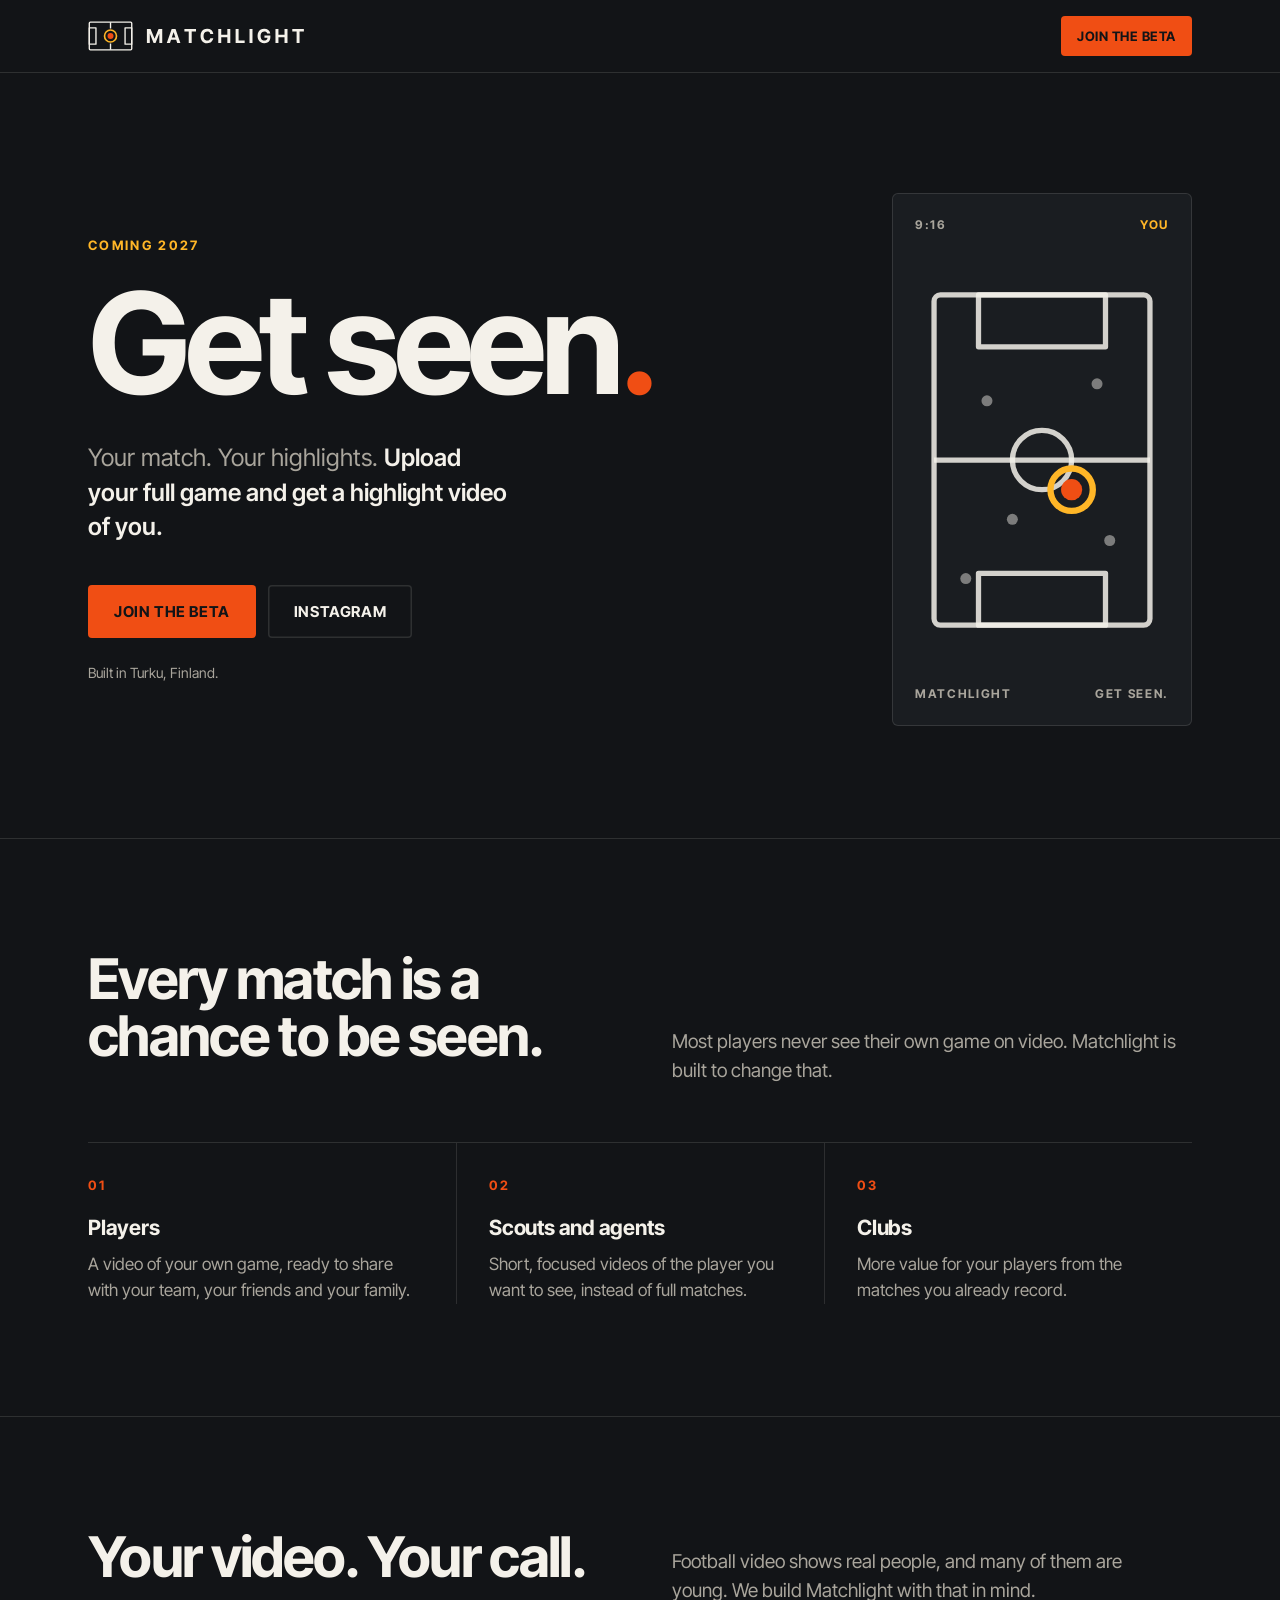
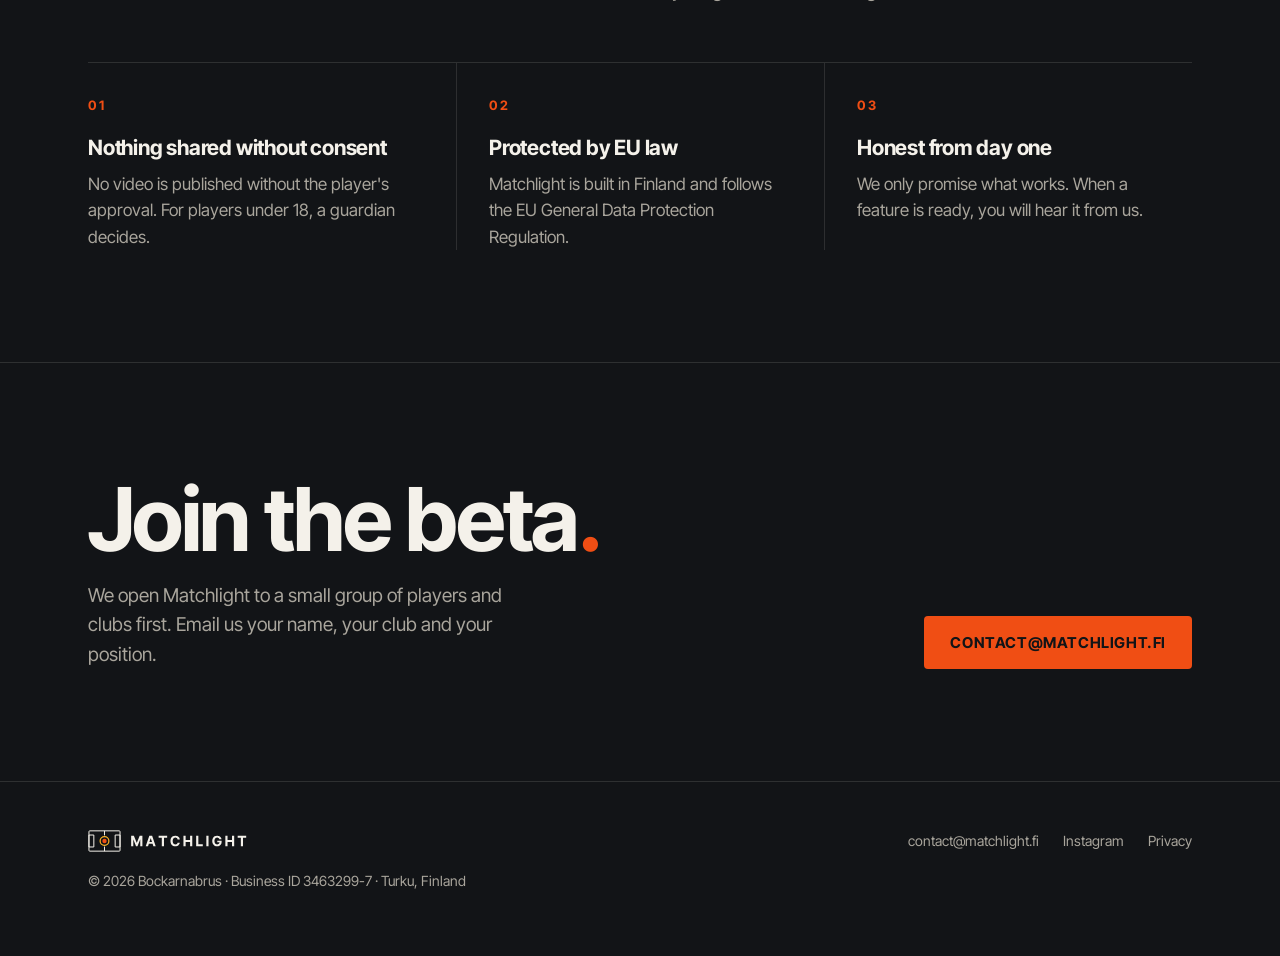
<file: index.html>
<!DOCTYPE html>
<html lang="en">
<head>
  <meta charset="utf-8">
  <meta name="viewport" content="width=device-width, initial-scale=1">
  <title>Matchlight · Get seen.</title>
  <meta name="description" content="Your match. Your highlights. Upload your full game and get a highlight video of you. Coming 2027.">
  <meta name="theme-color" content="#121417">
  <link rel="canonical" href="https://matchlight.fi/">
  <link rel="icon" href="/favicon.svg" type="image/svg+xml">
  <link rel="apple-touch-icon" href="/apple-touch-icon.png">
  <link rel="preload" href="/inter-tight-latin-wght-normal.woff2" as="font" type="font/woff2" crossorigin>
  <link rel="stylesheet" href="/site.css">
  <meta property="og:type" content="website">
  <meta property="og:site_name" content="Matchlight">
  <meta property="og:title" content="Matchlight · Get seen.">
  <meta property="og:description" content="Your match. Your highlights. Coming 2027.">
  <meta property="og:url" content="https://matchlight.fi/">
  <meta property="og:image" content="https://matchlight.fi/og-image.png">
  <meta property="og:image:width" content="1200">
  <meta property="og:image:height" content="630">
  <meta name="twitter:card" content="summary_large_image">
</head>
<body>
  <a class="skip" href="#main">Skip to content</a>

  <header class="site-header">
    <div class="wrap">
      <a class="logo" href="/"><img src="/matchlight-logo-horizontal.svg" alt="Matchlight" width="217" height="30"></a>
      <a class="btn btn-small" href="mailto:contact@matchlight.fi?subject=Matchlight%20beta">Join the beta</a>
    </div>
  </header>

  <main id="main">
    <section class="hero" aria-labelledby="hero-title">
      <div class="wrap">
        <div>
          <span class="eyebrow">Coming 2027</span>
          <h1 id="hero-title">Get seen<span class="stop">.</span></h1>
          <p class="lead">Your match. Your highlights. <strong>Upload your full game and get a highlight video of you.</strong></p>
          <div class="actions">
            <a class="btn" href="mailto:contact@matchlight.fi?subject=Matchlight%20beta">Join the beta</a>
            <a class="btn btn-line" href="https://www.instagram.com/matchlightapp/" rel="noopener">Instagram</a>
          </div>
          <p class="note">Built in Turku, Finland.</p>
        </div>

        <div class="frame" aria-hidden="true">
          <div class="frame-meta"><span>9:16</span><b>You</b></div>
          <svg viewBox="0 0 120 180">
            <g fill="none" stroke="#F4F1EA" stroke-opacity="0.85" stroke-width="2.5" stroke-linejoin="round">
              <rect x="9" y="12" width="102" height="156" rx="3"/>
              <rect x="30" y="12" width="60" height="24.5"/>
              <rect x="30" y="143.5" width="60" height="24.5"/>
              <path d="M9,90 H111"/>
              <circle cx="60" cy="90" r="14"/>
            </g>
            <g fill="#F4F1EA" fill-opacity="0.45">
              <circle cx="34" cy="62" r="2.6"/>
              <circle cx="86" cy="54" r="2.6"/>
              <circle cx="46" cy="118" r="2.6"/>
              <circle cx="92" cy="128" r="2.6"/>
              <circle cx="24" cy="146" r="2.6"/>
            </g>
            <circle class="ring" cx="74" cy="104" r="10" fill="none" stroke="#FFB627" stroke-width="3"/>
            <circle cx="74" cy="104" r="5" fill="#F04E14"/>
          </svg>
          <div class="frame-meta"><span>Matchlight</span><span>Get seen.</span></div>
        </div>
      </div>
    </section>

    <section aria-labelledby="who-title">
      <div class="wrap">
        <div class="section-head">
          <h2 id="who-title">Every match is a chance to be seen.</h2>
          <p>Most players never see their own game on video. Matchlight is built to change that.</p>
        </div>
        <div class="grid-3">
          <article>
            <span class="num">01</span>
            <h3>Players</h3>
            <p>A video of your own game, ready to share with your team, your friends and your family.</p>
          </article>
          <article>
            <span class="num">02</span>
            <h3>Scouts and agents</h3>
            <p>Short, focused videos of the player you want to see, instead of full matches.</p>
          </article>
          <article>
            <span class="num">03</span>
            <h3>Clubs</h3>
            <p>More value for your players from the matches you already record.</p>
          </article>
        </div>
      </div>
    </section>

    <section aria-labelledby="trust-title">
      <div class="wrap">
        <div class="section-head">
          <h2 id="trust-title">Your video. Your call.</h2>
          <p>Football video shows real people, and many of them are young. We build Matchlight with that in mind.</p>
        </div>
        <div class="grid-3">
          <article>
            <span class="num">01</span>
            <h3>Nothing shared without consent</h3>
            <p>No video is published without the player's approval. For players under 18, a guardian decides.</p>
          </article>
          <article>
            <span class="num">02</span>
            <h3>Protected by EU law</h3>
            <p>Matchlight is built in Finland and follows the EU General Data Protection Regulation.</p>
          </article>
          <article>
            <span class="num">03</span>
            <h3>Honest from day one</h3>
            <p>We only promise what works. When a feature is ready, you will hear it from us.</p>
          </article>
        </div>
      </div>
    </section>

    <section class="cta" aria-labelledby="cta-title">
      <div class="wrap">
        <div>
          <h2 id="cta-title">Join the beta<span class="stop">.</span></h2>
          <p>We open Matchlight to a small group of players and clubs first. Email us your name, your club and your position.</p>
        </div>
        <a class="btn" href="mailto:contact@matchlight.fi?subject=Matchlight%20beta">contact@matchlight.fi</a>
      </div>
    </section>
  </main>

  <footer class="site-footer">
    <div class="wrap">
      <div>
        <a class="logo" href="/"><img src="/matchlight-logo-horizontal.svg" alt="Matchlight" width="159" height="22"></a>
        <p>© 2026 Bockarnabrus · Business ID 3463299-7 · Turku, Finland</p>
      </div>
      <nav class="footer-links" aria-label="Footer">
        <a href="mailto:contact@matchlight.fi">contact@matchlight.fi</a>
        <a href="https://www.instagram.com/matchlightapp/" rel="noopener">Instagram</a>
        <a href="/privacy.html">Privacy</a>
      </nav>
    </div>
  </footer>
</body>
</html>
</file>
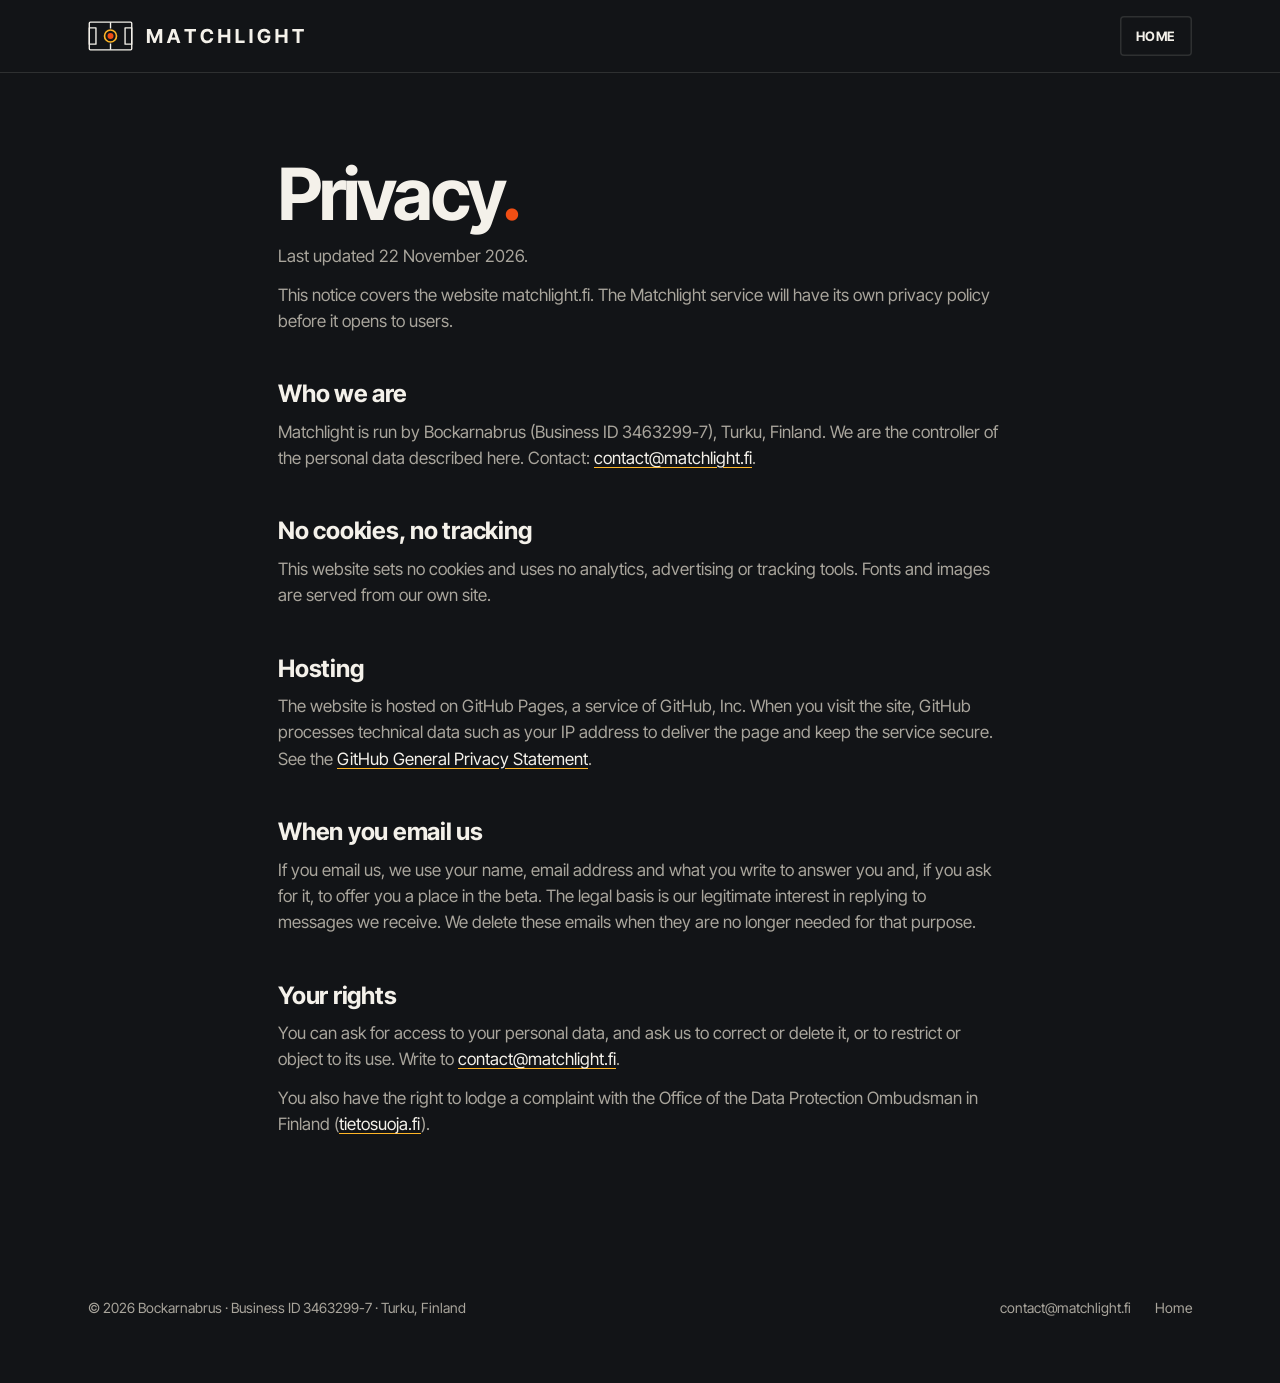
<file: privacy.html>
<!DOCTYPE html>
<html lang="en">
<head>
  <meta charset="utf-8">
  <meta name="viewport" content="width=device-width, initial-scale=1">
  <title>Privacy · Matchlight</title>
  <meta name="description" content="How the Matchlight website handles personal data.">
  <meta name="theme-color" content="#121417">
  <link rel="canonical" href="https://matchlight.fi/privacy.html">
  <link rel="icon" href="/favicon.svg" type="image/svg+xml">
  <link rel="apple-touch-icon" href="/apple-touch-icon.png">
  <link rel="stylesheet" href="/site.css">
</head>
<body>
  <a class="skip" href="#main">Skip to content</a>

  <header class="site-header">
    <div class="wrap">
      <a class="logo" href="/"><img src="/matchlight-logo-horizontal.svg" alt="Matchlight" width="217" height="30"></a>
      <a class="btn btn-small btn-line" href="/">Home</a>
    </div>
  </header>

  <main id="main" class="legal">
    <div class="wrap">
      <h1>Privacy<span class="stop">.</span></h1>
      <p>Last updated 22 November 2026.</p>
      <p>This notice covers the website matchlight.fi. The Matchlight service will have its own privacy policy before it opens to users.</p>

      <h2>Who we are</h2>
      <p>Matchlight is run by Bockarnabrus (Business ID 3463299-7), Turku, Finland. We are the controller of the personal data described here. Contact: <a href="mailto:contact@matchlight.fi">contact@matchlight.fi</a>.</p>

      <h2>No cookies, no tracking</h2>
      <p>This website sets no cookies and uses no analytics, advertising or tracking tools. Fonts and images are served from our own site.</p>

      <h2>Hosting</h2>
      <p>The website is hosted on GitHub Pages, a service of GitHub, Inc. When you visit the site, GitHub processes technical data such as your IP address to deliver the page and keep the service secure. See the <a href="https://docs.github.com/en/site-policy/privacy-policies/github-general-privacy-statement" rel="noopener">GitHub General Privacy Statement</a>.</p>

      <h2>When you email us</h2>
      <p>If you email us, we use your name, email address and what you write to answer you and, if you ask for it, to offer you a place in the beta. The legal basis is our legitimate interest in replying to messages we receive. We delete these emails when they are no longer needed for that purpose.</p>

      <h2>Your rights</h2>
      <p>You can ask for access to your personal data, and ask us to correct or delete it, or to restrict or object to its use. Write to <a href="mailto:contact@matchlight.fi">contact@matchlight.fi</a>.</p>
      <p>You also have the right to lodge a complaint with the Office of the Data Protection Ombudsman in Finland (<a href="https://tietosuoja.fi/en" rel="noopener">tietosuoja.fi</a>).</p>
    </div>
  </main>

  <footer class="site-footer">
    <div class="wrap">
      <p>© 2026 Bockarnabrus · Business ID 3463299-7 · Turku, Finland</p>
      <nav class="footer-links" aria-label="Footer">
        <a href="mailto:contact@matchlight.fi">contact@matchlight.fi</a>
        <a href="/">Home</a>
      </nav>
    </div>
  </footer>
</body>
</html>
</file>
<file: site.css>
/* Matchlight brand: see claude/VARUMÄRKE, LOGGA OCH INSTAGRAM in the project.
   No gradients, no emojis, no playful rounded shapes. Fonts are self-hosted (GDPR). */

@font-face {
  font-family: "Inter Tight";
  src: url("inter-tight-latin-wght-normal.woff2") format("woff2");
  font-weight: 100 900;
  font-style: normal;
  font-display: swap;
  unicode-range: U+0000-00FF, U+0131, U+0152-0153, U+02BB-02BC, U+02C6, U+02DA, U+02DC, U+0304, U+0308, U+0329, U+2000-206F, U+20AC, U+2122, U+2191, U+2193, U+2212, U+2215, U+FEFF, U+FFFD;
}
@font-face {
  font-family: "Inter Tight";
  src: url("inter-tight-latin-ext-wght-normal.woff2") format("woff2");
  font-weight: 100 900;
  font-style: normal;
  font-display: swap;
  unicode-range: U+0100-02BA, U+02BD-02C5, U+02C7-02CC, U+02CE-02D7, U+02DD-02FF, U+0304, U+0308, U+0329, U+1D00-1DBF, U+1E00-1E9F, U+1EF2-1EFF, U+2020, U+20A0-20AB, U+20AD-20C0, U+2113, U+2C60-2C7F, U+A720-A7FF;
}

:root {
  --ml-graphite: #121417;
  --ml-bone: #F4F1EA;
  --ml-orange: #F04E14;
  --ml-yellow: #FFB627;

  --surface: #1A1D21;
  --line: rgba(244, 241, 234, 0.12);
  --text-dim: #A9A59C;
  --radius: 4px;
  --max: 1160px;
}

* { box-sizing: border-box; }
html { -webkit-text-size-adjust: 100%; scroll-behavior: smooth; }
body {
  margin: 0;
  background: var(--ml-graphite);
  color: var(--ml-bone);
  font-family: "Inter Tight", system-ui, -apple-system, "Segoe UI", Roboto, sans-serif;
  font-size: 18px;
  line-height: 1.55;
  -webkit-font-smoothing: antialiased;
}
img, svg { display: block; max-width: 100%; }
a { color: inherit; }
:focus-visible { outline: 2px solid var(--ml-yellow); outline-offset: 3px; }
.skip { position: absolute; left: -9999px; }
.skip:focus { left: 24px; top: 16px; z-index: 20; background: var(--ml-bone); color: var(--ml-graphite); padding: 8px 12px; }

.wrap { width: 100%; max-width: var(--max); margin: 0 auto; padding: 0 28px; }

/* Header */
.site-header { position: sticky; top: 0; z-index: 10; background: var(--ml-graphite); border-bottom: 1px solid var(--line); }
.site-header .wrap { display: flex; align-items: center; justify-content: space-between; height: 72px; }
.logo { display: block; }
.logo img { height: 30px; width: auto; }

/* Buttons */
.btn { display: inline-flex; align-items: center; justify-content: center; padding: 15px 26px; border-radius: var(--radius); background: var(--ml-orange); color: var(--ml-graphite); font-weight: 700; font-size: 15px; letter-spacing: 0.04em; text-transform: uppercase; text-decoration: none; transition: background-color .15s ease; }
.btn:hover { background: #ff5f22; }
.btn-small { padding: 10px 16px; font-size: 13px; }
.btn-line { background: transparent; color: var(--ml-bone); box-shadow: inset 0 0 0 1.5px var(--line); }
.btn-line:hover { background: transparent; box-shadow: inset 0 0 0 1.5px var(--ml-bone); }

/* Type */
.eyebrow { display: block; font-size: 13px; font-weight: 700; letter-spacing: 0.18em; text-transform: uppercase; color: var(--ml-yellow); margin: 0 0 24px; }
h1 { font-size: clamp(64px, 11vw, 148px); line-height: 0.92; letter-spacing: -0.04em; font-weight: 700; margin: 0 0 32px; }
.stop { color: var(--ml-orange); }
h2 { font-size: clamp(34px, 4.8vw, 56px); line-height: 1.02; letter-spacing: -0.03em; font-weight: 700; margin: 0 0 20px; }
h3 { font-size: 21px; line-height: 1.25; letter-spacing: -0.01em; font-weight: 700; margin: 0 0 10px; }
p { margin: 0; }
.lead { font-size: clamp(20px, 2.2vw, 24px); line-height: 1.45; color: var(--text-dim); max-width: 30ch; margin: 0 0 40px; }
.lead strong { color: var(--ml-bone); font-weight: 600; }
.dim { color: var(--text-dim); }

/* Hero */
.hero { padding: 120px 0 112px; border-bottom: 1px solid var(--line); }
.hero .wrap { display: grid; grid-template-columns: 1.2fr 0.8fr; gap: 64px; align-items: center; }
.actions { display: flex; gap: 12px; flex-wrap: wrap; }
.note { margin-top: 24px; font-size: 14px; color: var(--text-dim); }

.frame { width: 100%; max-width: 300px; margin-left: auto; aspect-ratio: 9 / 16; border: 1.5px solid var(--line); border-radius: 6px; background: var(--surface); padding: 22px; display: flex; flex-direction: column; justify-content: space-between; }
.frame svg { width: 100%; height: auto; flex: 1; }
.frame-meta { display: flex; justify-content: space-between; font-size: 12px; font-weight: 700; letter-spacing: 0.14em; text-transform: uppercase; color: var(--text-dim); }
.frame-meta b { color: var(--ml-yellow); font-weight: 700; }
.ring { transform-box: fill-box; transform-origin: center; animation: ring 2.6s ease-in-out infinite; }
@keyframes ring { 0%, 100% { opacity: 1; } 50% { opacity: .55; } }
@media (prefers-reduced-motion: reduce) { .ring { animation: none; } html { scroll-behavior: auto; } }

/* Sections */
section { padding: 112px 0; border-bottom: 1px solid var(--line); }
.section-head { display: grid; grid-template-columns: 1fr 1fr; gap: 64px; align-items: end; margin-bottom: 56px; }
.section-head p { color: var(--text-dim); font-size: 19px; max-width: 46ch; }

.grid-3 { display: grid; grid-template-columns: repeat(3, 1fr); border-top: 1px solid var(--line); }
.grid-3 > * { padding: 32px 32px 0 0; }
.grid-3 > * + * { padding-left: 32px; border-left: 1px solid var(--line); }
.grid-3 .num { display: block; font-size: 13px; font-weight: 700; letter-spacing: 0.18em; color: var(--ml-orange); margin-bottom: 20px; }
.grid-3 p { color: var(--text-dim); font-size: 17px; }

.cta { text-align: left; }
.cta .wrap { display: flex; justify-content: space-between; align-items: end; gap: 40px; flex-wrap: wrap; }
.cta h2 { font-size: clamp(44px, 7vw, 88px); margin: 0 0 16px; }
.cta p { color: var(--text-dim); font-size: 19px; max-width: 40ch; }

/* Footer */
.site-footer { padding: 48px 0 64px; color: var(--text-dim); font-size: 14px; }
.site-footer .wrap { display: flex; justify-content: space-between; gap: 32px; flex-wrap: wrap; align-items: flex-start; }
.site-footer .logo img { height: 22px; margin-bottom: 18px; }
.site-footer a { color: var(--text-dim); text-decoration: none; }
.site-footer a:hover { color: var(--ml-bone); }
.footer-links { display: flex; gap: 24px; flex-wrap: wrap; }

/* Legal pages */
.legal { padding: 88px 0 112px; border-bottom: 0; }
.legal .wrap { max-width: 780px; }
.legal h1 { font-size: clamp(48px, 7vw, 72px); margin-bottom: 16px; }
.legal h2 { font-size: 24px; letter-spacing: -0.01em; margin: 48px 0 12px; }
.legal p, .legal li { color: var(--text-dim); font-size: 17px; }
.legal p + p { margin-top: 12px; }
.legal a { color: var(--ml-bone); text-decoration-color: var(--ml-yellow); text-underline-offset: 3px; }

/* 404 */
.notfound { min-height: 100vh; display: flex; align-items: center; border: 0; padding: 64px 0; }

@media (max-width: 960px) {
  .hero .wrap, .section-head { grid-template-columns: 1fr; gap: 40px; }
  .frame { margin: 0; max-width: 260px; }
  .grid-3 { grid-template-columns: 1fr; border-top: 0; }
  .grid-3 > *, .grid-3 > * + * { padding: 28px 0; border-left: 0; border-top: 1px solid var(--line); }
}
@media (max-width: 640px) {
  body { font-size: 17px; }
  .wrap { padding: 0 22px; }
  .logo img { height: 24px; }
  .hero { padding: 72px 0 72px; }
  section { padding: 80px 0; }
  .frame { max-width: 220px; }
}
</file>
